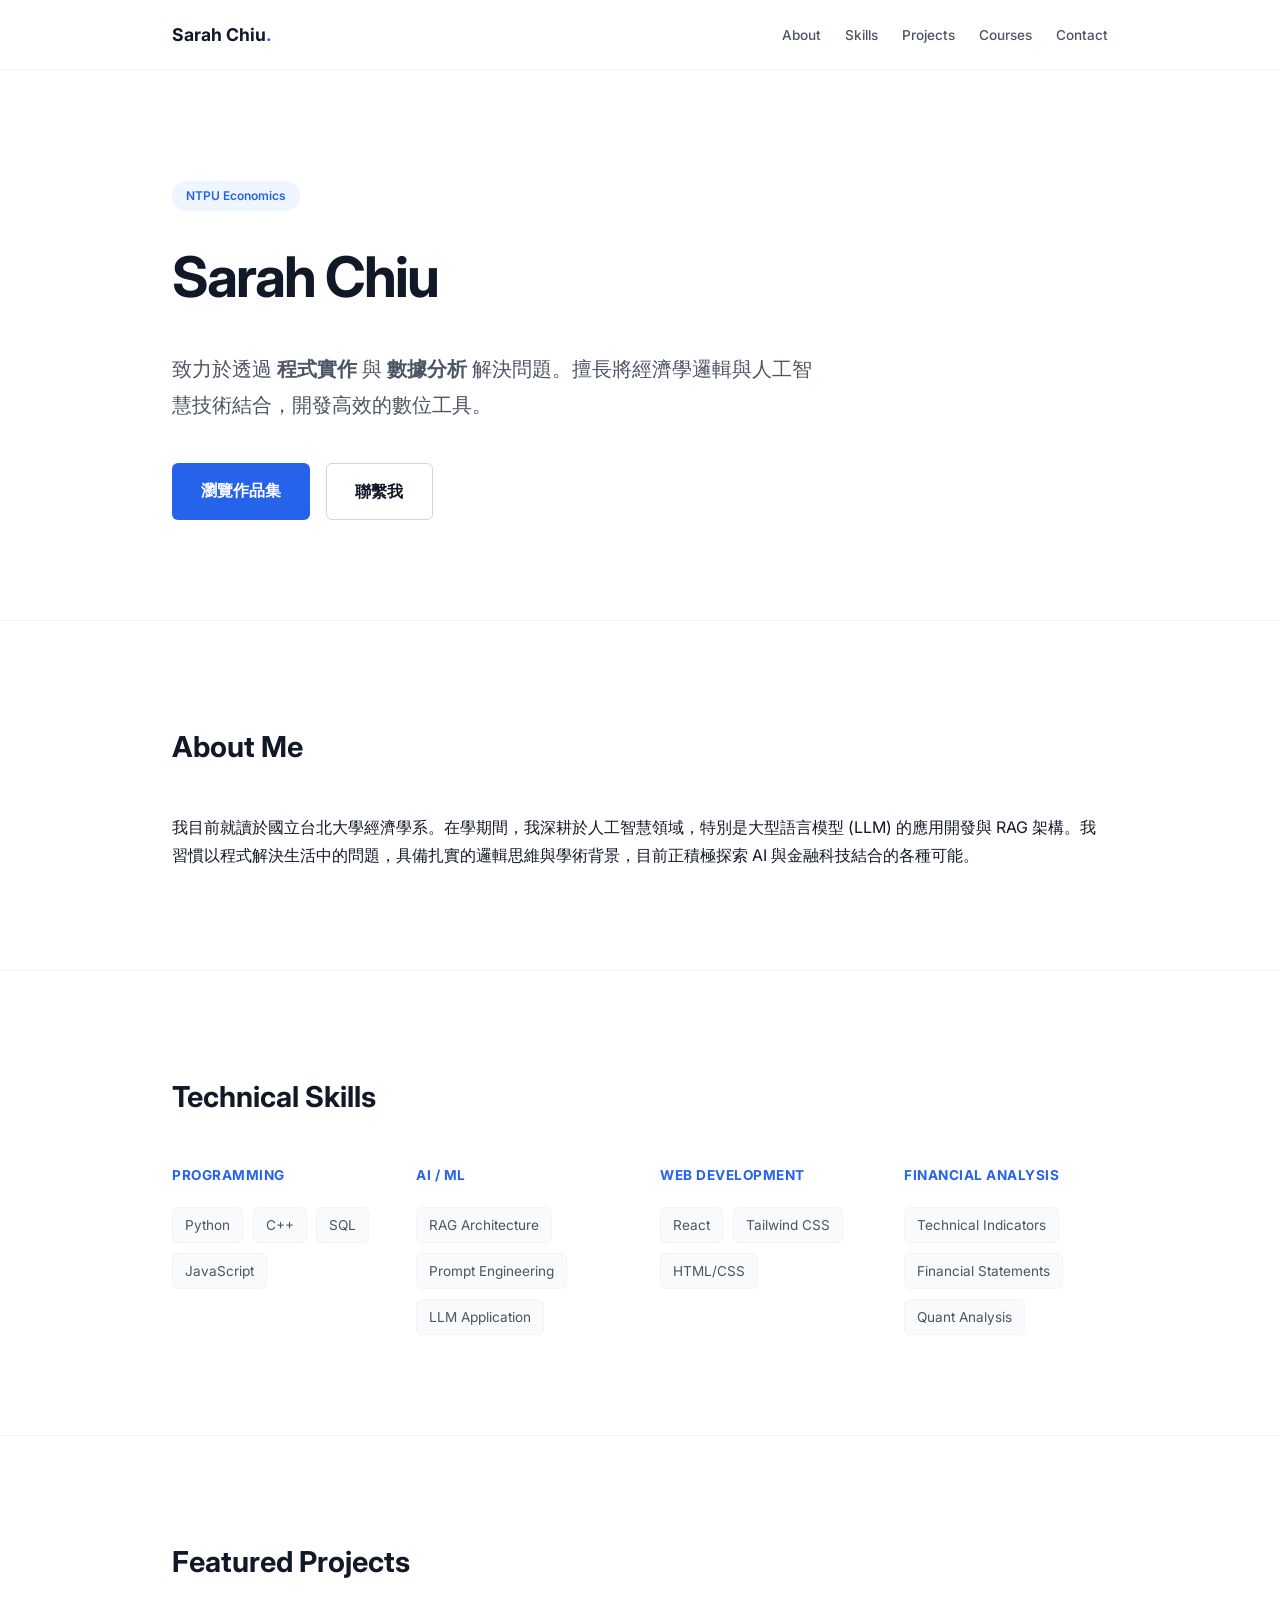
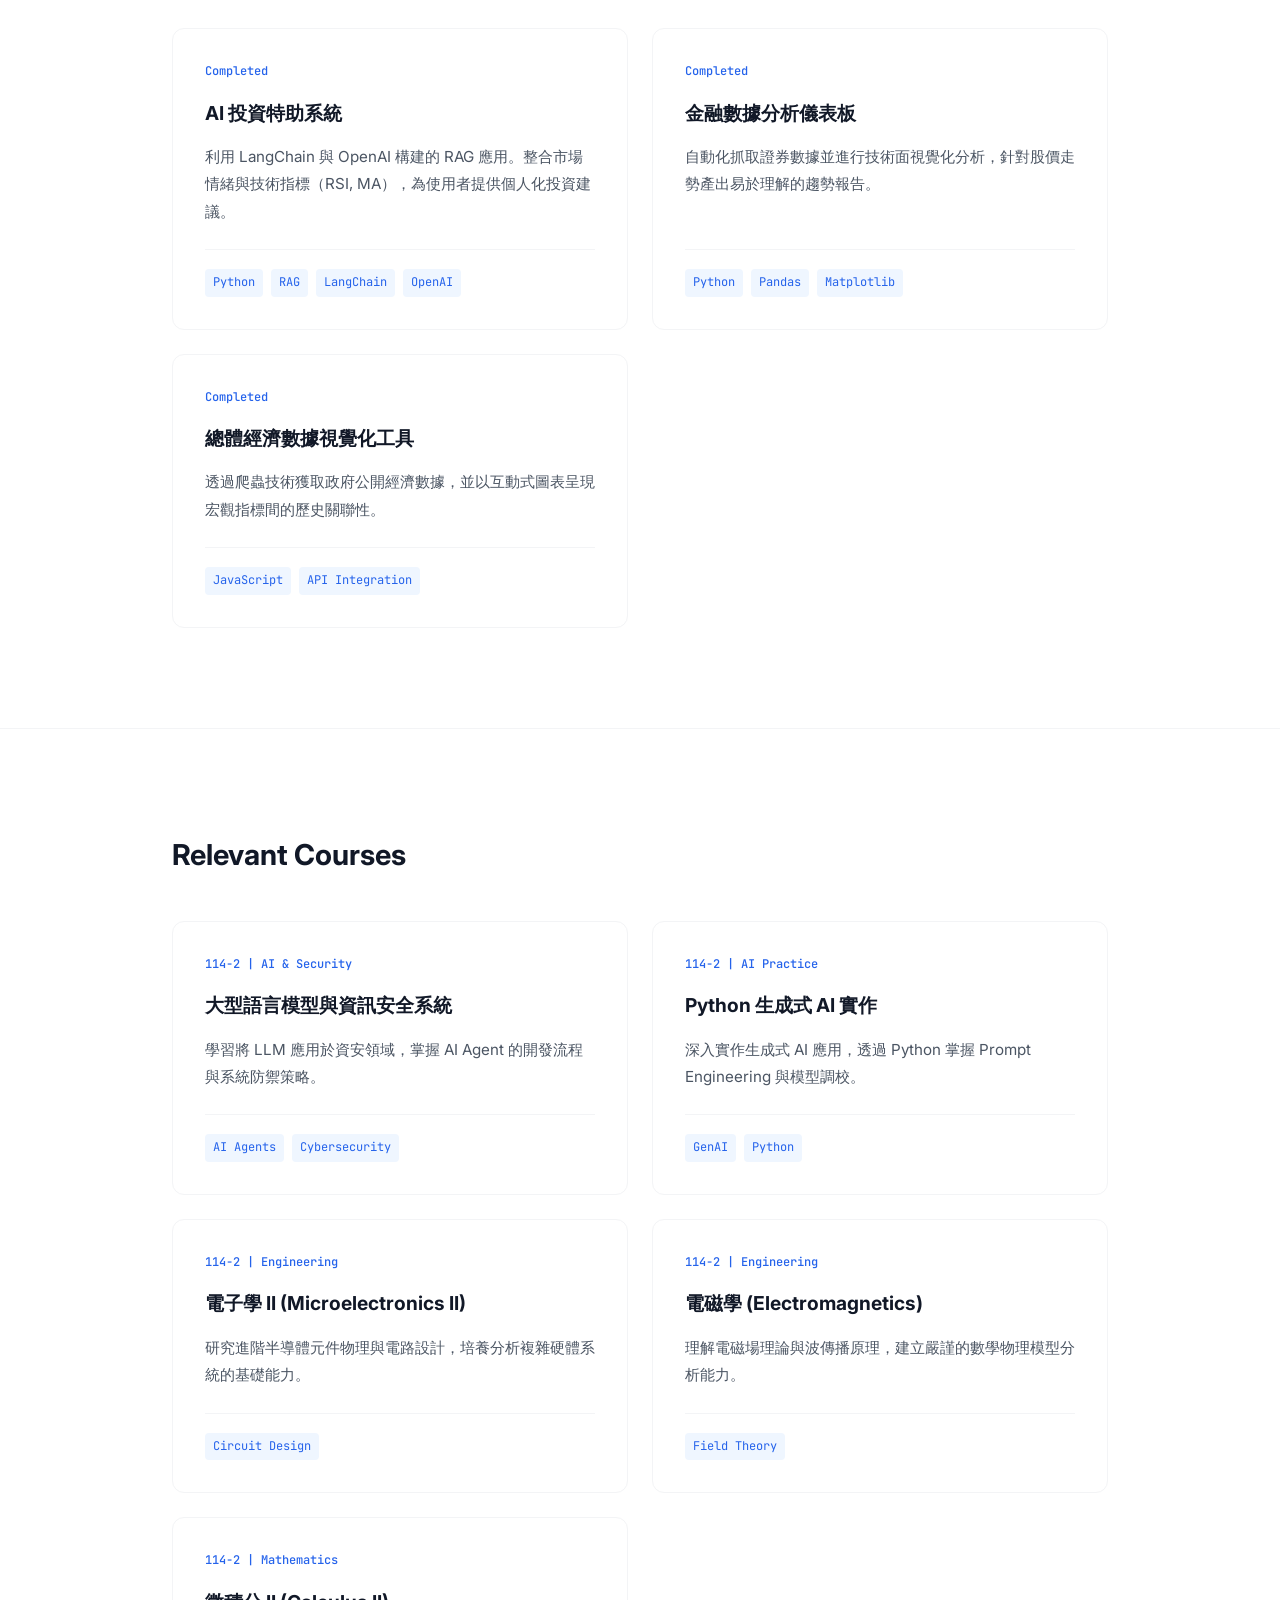
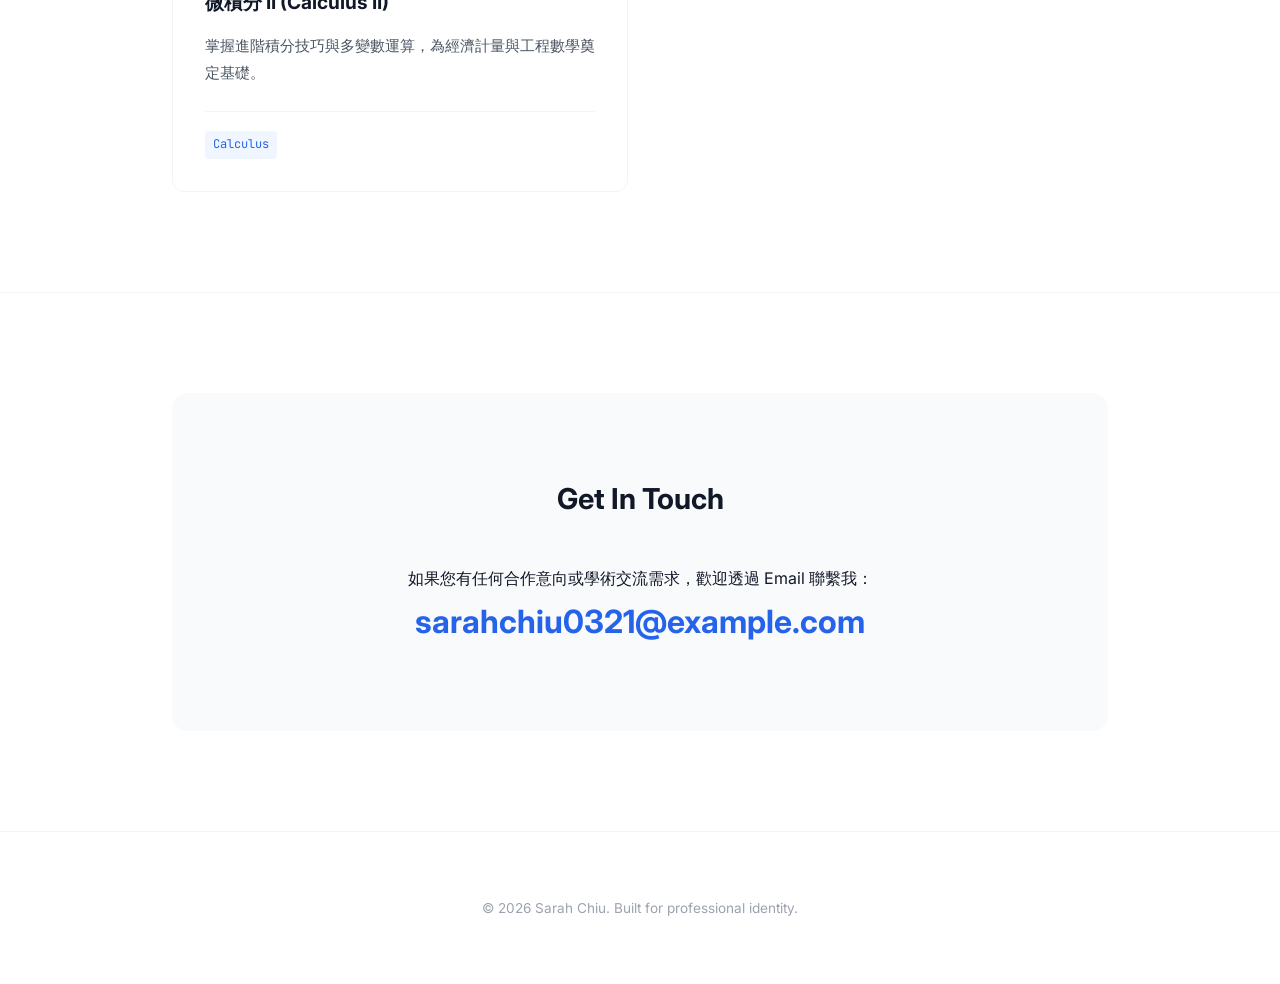
<file: index.html>
<!DOCTYPE html>
<html lang="zh-Hant">
<head>
    <meta charset="UTF-8">
    <meta name="viewport" content="width=device-width, initial-scale=1.0">
    <title>Sarah Chiu | Portfolio</title>
    <link rel="stylesheet" href="style.css">
    <link href="https://fonts.googleapis.com/css2?family=Inter:wght@400;600;700&family=JetBrains+Mono:wght@400;500&display=swap" rel="stylesheet">
</head>
<body>

    <nav class="navbar">
        <div class="container">
            <a href="#home" class="logo">Sarah Chiu<span>.</span></a>
            <ul class="nav-links">
                <li><a href="#about">About</a></li>
                <li><a href="#skills">Skills</a></li>
                <li><a href="#projects">Projects</a></li>
                <li><a href="#courses">Courses</a></li>
                <li><a href="#contact">Contact</a></li>
            </ul>
        </div>
    </nav>

    <section class="hero" id="home">
        <div class="container">
            <div class="hero-text">
                <span class="badge">NTPU Economics</span>
                <h1 class="hero-name">Sarah Chiu</h1>
                <p class="hero-tagline">
                    致力於透過 <strong>程式實作</strong> 與 <strong>數據分析</strong> 解決問題。擅長將經濟學邏輯與人工智慧技術結合，開發高效的數位工具。
                </p>
                <div class="hero-btns">
                    <a href="#projects" class="btn btn-primary">瀏覽作品集</a>
                    <a href="#contact" class="btn btn-outline">聯繫我</a>
                </div>
            </div>
        </div>
    </section>

    <section class="about" id="about">
        <div class="container">
            <h2 class="section-title">About Me</h2>
            <div class="about-content">
                <p>我目前就讀於國立台北大學經濟學系。在學期間，我深耕於人工智慧領域，特別是大型語言模型 (LLM) 的應用開發與 RAG 架構。我習慣以程式解決生活中的問題，具備扎實的邏輯思維與學術背景，目前正積極探索 AI 與金融科技結合的各種可能。</p>
            </div>
        </div>
    </section>

    <section class="skills" id="skills">
        <div class="container">
            <h2 class="section-title">Technical Skills</h2>
            <div id="skills-container" class="skills-grid">
                </div>
        </div>
    </section>

    <section class="projects" id="projects">
        <div class="container">
            <h2 class="section-title">Featured Projects</h2>
            <div id="projects-container" class="card-grid">
                </div>
        </div>
    </section>

    <section class="courses" id="courses">
        <div class="container">
            <h2 class="section-title">Relevant Courses</h2>
            <div id="courses-container" class="card-grid">
                </div>
        </div>
    </section>

    <section class="contact" id="contact">
        <div class="container">
            <div class="contact-card">
                <h2 class="section-title">Get In Touch</h2>
                <p>如果您有任何合作意向或學術交流需求，歡迎透過 Email 聯繫我：</p>
                <div class="contact-email">
                    <a href="mailto:your-email@example.com" class="email-link">sarahchiu0321@example.com</a>
                </div>
            </div>
        </div>
    </section>

    <footer class="footer">
        <div class="container">
            <p>&copy; 2026 Sarah Chiu. Built for professional identity.</p>
        </div>
    </footer>

    <script src="script.js"></script>
</body>
</html>
</file>
<file: style.css>
:root {
    --bg: #ffffff;
    --text: #111827;
    --text-muted: #4b5563;
    --accent: #2563eb;
    --border: #f3f4f6;
    --card-bg: #f9fafb;
    --nav-height: 70px;
}

* { margin: 0; padding: 0; box-sizing: border-box; }

html { 
    scroll-behavior: smooth; 
    scroll-padding-top: var(--nav-height); 
}

body { background: var(--bg); color: var(--text); font-family: 'Inter', sans-serif; line-height: 1.8; }
.container { max-width: 1000px; margin: 0 auto; padding: 0 2rem; }

/* 導覽列 */
.navbar { 
    position: fixed; top: 0; width: 100%; height: var(--nav-height);
    background: rgba(255, 255, 255, 0.85); 
    backdrop-filter: blur(10px); 
    border-bottom: 1px solid var(--border); 
    z-index: 1000; 
    display: flex; align-items: center;
}
.navbar .container { display: flex; justify-content: space-between; align-items: center; width: 100%; }
.logo { font-weight: 700; text-decoration: none; color: var(--text); font-size: 1.1rem; }
.logo span { color: var(--accent); }
.nav-links { list-style: none; display: flex; gap: 1.5rem; }
.nav-links a { text-decoration: none; color: var(--text-muted); font-size: 0.85rem; font-weight: 500; transition: color 0.2s; }
.nav-links a:hover { color: var(--accent); }

/* Hero */
.hero { padding: 180px 0 100px; }
.badge { background: #eff6ff; color: var(--accent); padding: 4px 14px; border-radius: 50px; font-size: 0.75rem; font-weight: 600; margin-bottom: 1rem; display: inline-block; }
.hero-name { font-size: clamp(2.5rem, 8vw, 3.5rem); margin-bottom: 1.5rem; letter-spacing: -2px; }
.hero-tagline { font-size: 1.25rem; color: var(--text-muted); margin-bottom: 2.5rem; max-width: 650px; }

/* Buttons */
.hero-btns { display: flex; gap: 1rem; }
.btn { padding: 0.8rem 1.8rem; border-radius: 6px; text-decoration: none; font-weight: 600; transition: 0.3s; }
.btn-primary { background: var(--accent); color: white; }
.btn-outline { border: 1px solid #d1d5db; color: var(--text); }
.btn-outline:hover { background: var(--card-bg); }

/* Common Sections */
section { padding: 100px 0; border-bottom: 1px solid var(--border); }
.section-title { font-size: 1.8rem; margin-bottom: 2.5rem; font-weight: 700; }

/* Skills */
.skills-grid { display: grid; grid-template-columns: repeat(auto-fit, minmax(200px, 1fr)); gap: 2.5rem; }
.skill-category h3 { font-size: 0.85rem; color: var(--accent); text-transform: uppercase; margin-bottom: 1.2rem; letter-spacing: 0.5px; }
.skill-tags { display: flex; flex-wrap: wrap; gap: 0.6rem; }
.tag { background: var(--card-bg); border: 1px solid var(--border); padding: 5px 12px; border-radius: 6px; font-size: 0.85rem; color: var(--text-muted); }

/* Card Grids */
.card-grid { display: grid; grid-template-columns: repeat(auto-fit, minmax(300px, 1fr)); gap: 1.5rem; }
.card { padding: 2rem; border: 1px solid var(--border); border-radius: 12px; background: white; transition: 0.3s; display: flex; flex-direction: column; }
.card:hover { border-color: #d1d5db; transform: translateY(-3px); }
.card h3 { margin-bottom: 0.8rem; font-size: 1.2rem; }
.card .meta { font-size: 0.75rem; color: var(--accent); font-family: 'JetBrains Mono', monospace; margin-bottom: 0.8rem; display: block; font-weight: 500; }
.card p { font-size: 0.95rem; color: var(--text-muted); margin-bottom: 1.5rem; flex-grow: 1; }
.card-footer { display: flex; flex-wrap: wrap; gap: 0.5rem; border-top: 1px solid var(--border); padding-top: 1.2rem; }
.mini-tag { font-size: 0.75rem; background: #eff6ff; color: var(--accent); padding: 3px 8px; border-radius: 4px; font-family: 'JetBrains Mono', monospace; }

/* Contact & Footer */
.contact-card { text-align: center; padding: 5rem 2rem; background: var(--card-bg); border-radius: 16px; }
.email-link { font-size: clamp(1.4rem, 5vw, 2rem); color: var(--accent); font-weight: 700; text-decoration: none; border-bottom: 2px solid transparent; transition: 0.3s; }
.email-link:hover { border-bottom-color: var(--accent); }
.footer { padding: 4rem 0; text-align: center; color: #9ca3af; font-size: 0.85rem; }

/* RWD 手機版 */
@media (max-width: 640px) {
    .navbar .container { flex-direction: column; gap: 0.6rem; padding: 0.8rem 1rem; }
    .navbar { height: auto; position: static; } /* 手機版取消固定以節省空間 */
    html { scroll-padding-top: 0; }
    .nav-links { gap: 0.8rem; flex-wrap: wrap; justify-content: center; }
    .nav-links a { font-size: 0.8rem; }
    .hero { padding: 60px 0 60px; }
    section { padding: 60px 0; }
}
</file>
